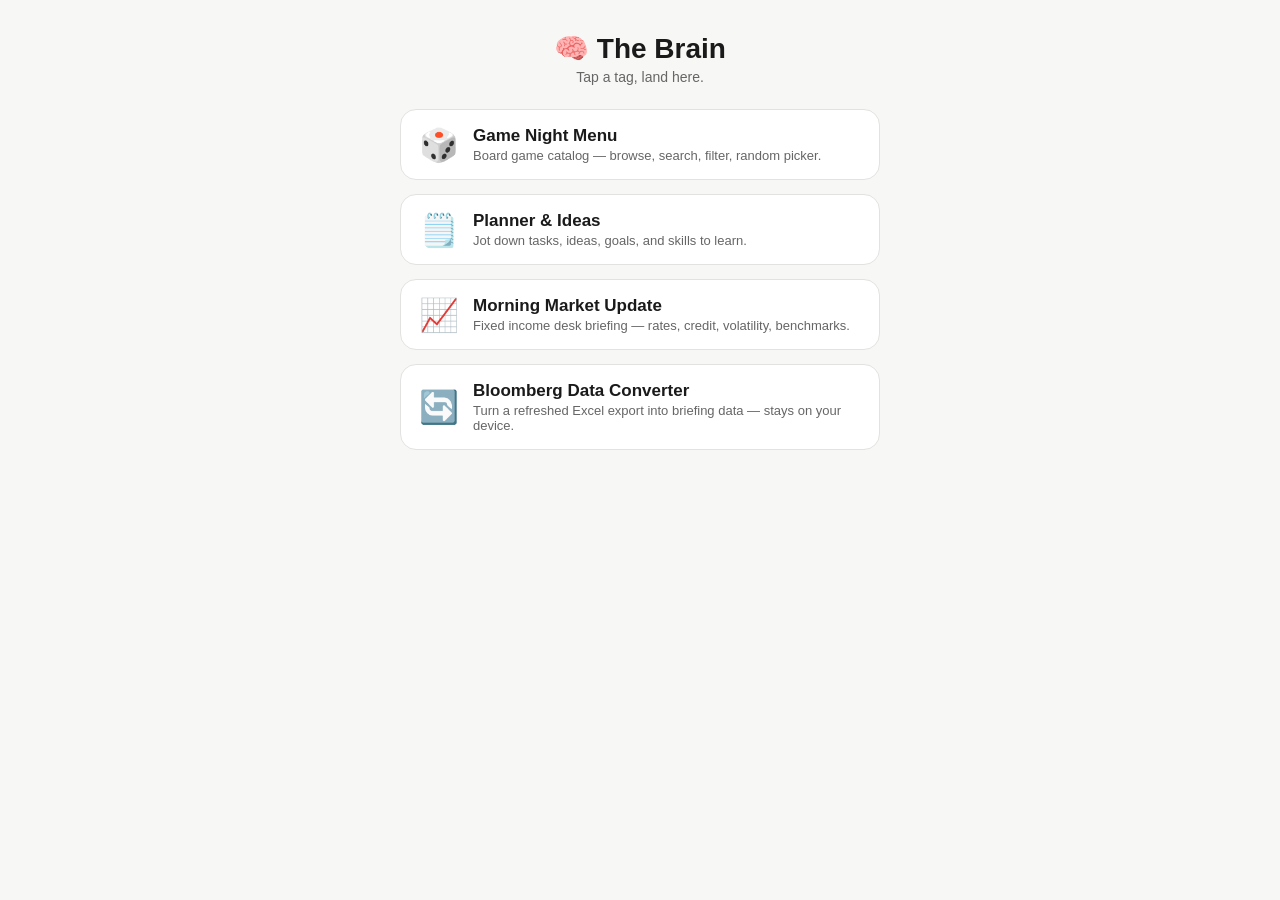
<file: index.html>
<!DOCTYPE html>
<html lang="en">
<head>
<meta charset="UTF-8">
<meta name="viewport" content="width=device-width, initial-scale=1.0">
<title>The Brain</title>
<link rel="stylesheet" href="style.css">
</head>
<body>
  <header>
    <h1>🧠 The Brain</h1>
    <p class="tagline">Tap a tag, land here.</p>
  </header>
  <main id="app">
    <p class="loading">Loading…</p>
  </main>
  <script src="app.js"></script>
</body>
</html>
</file>
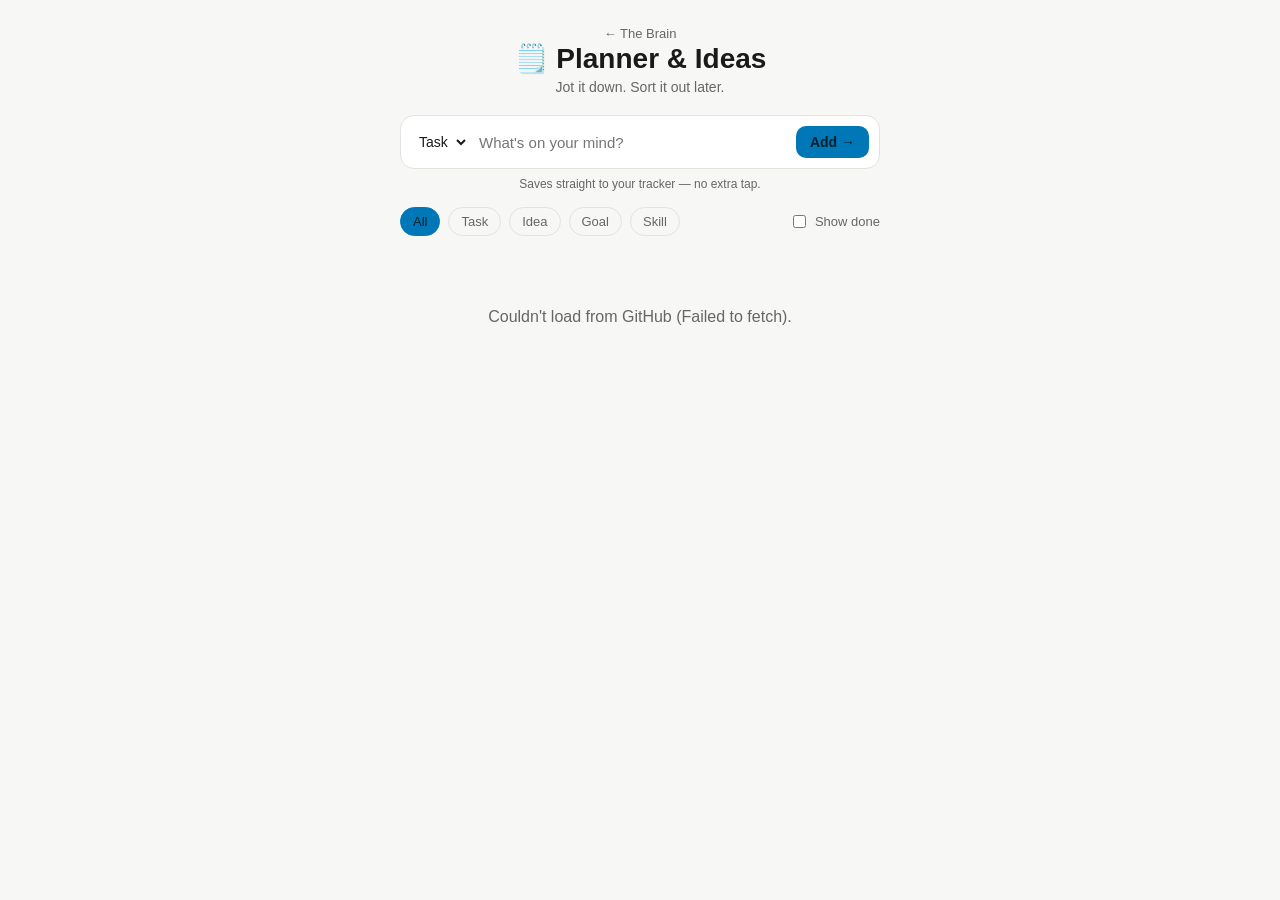
<file: planner/index.html>
<!DOCTYPE html>
<html lang="en">
<head>
<meta charset="UTF-8">
<meta name="viewport" content="width=device-width, initial-scale=1.0">
<title>Planner &amp; Ideas — The Brain</title>
<link rel="stylesheet" href="../style.css">
<link rel="stylesheet" href="style.css">
</head>
<body>
  <header>
    <a class="back" href="../">&larr; The Brain</a>
    <h1>🗒️ Planner &amp; Ideas</h1>
    <p class="tagline">Jot it down. Sort it out later.</p>
  </header>
  <main>
    <form id="captureForm" class="capture">
      <select id="category">
        <option value="Task">Task</option>
        <option value="Idea">Idea</option>
        <option value="Goal">Goal</option>
        <option value="Skill">Skill</option>
      </select>
      <input id="captureText" type="text" placeholder="What's on your mind?" autocomplete="off" required>
      <button type="submit" id="captureBtn">Add →</button>
    </form>
    <p class="capture-note" id="captureStatus">Saves straight to your tracker — no extra tap.</p>

    <div class="filters" id="filters">
      <span class="chip active" data-filter="all">All</span>
      <span class="chip" data-filter="Task">Task</span>
      <span class="chip" data-filter="Idea">Idea</span>
      <span class="chip" data-filter="Goal">Goal</span>
      <span class="chip" data-filter="Skill">Skill</span>
      <label class="show-done"><input type="checkbox" id="showDone"> Show done</label>
    </div>

    <div id="list"><p class="loading">Loading…</p></div>
  </main>
  <script src="app.js"></script>
</body>
</html>
</file>
<file: style.css>
:root{
  --bg:#0f1115; --panel:#1a1d24; --ink:#f2f2f2; --ink-soft:#9aa0ab;
  --accent:#6bd0ff; --border:#2a2e37;
}
@media (prefers-color-scheme: light){
  :root{ --bg:#f7f7f5; --panel:#ffffff; --ink:#1a1a1a; --ink-soft:#666; --accent:#0077b6; --border:#e2e2e0; }
}
*{box-sizing:border-box}
html,body{margin:0;padding:0;background:var(--bg);color:var(--ink);font-family:-apple-system,BlinkMacSystemFont,"Segoe UI",sans-serif}
body{min-height:100vh;display:flex;flex-direction:column}
header{padding:32px 20px 12px;text-align:center}
header h1{margin:0 0 4px;font-size:28px}
.tagline{margin:0;color:var(--ink-soft);font-size:14px}
main{flex:1;max-width:520px;margin:0 auto;width:100%;padding:12px 20px 40px;display:flex;flex-direction:column;gap:14px}
.loading{text-align:center;color:var(--ink-soft)}
.card{display:flex;align-items:center;gap:14px;background:var(--panel);border:1px solid var(--border);border-radius:16px;padding:16px 18px;text-decoration:none;color:var(--ink);transition:transform .1s}
.card:active{transform:scale(.98)}
.card .emoji{font-size:32px;line-height:1}
.card .text h2{margin:0 0 2px;font-size:17px}
.card .text p{margin:0;font-size:13px;color:var(--ink-soft)}
.empty,.error{text-align:center;color:var(--ink-soft);padding:40px 0}
</file>
<file: planner/style.css>
header{padding:24px 20px 8px}
.back{color:var(--ink-soft);text-decoration:none;font-size:13px}
main{gap:16px}

.capture{display:flex;gap:8px;background:var(--panel);border:1px solid var(--border);border-radius:14px;padding:10px}
.capture select{background:transparent;color:var(--ink);border:none;font-size:14px;padding:4px}
.capture input{flex:1;background:transparent;border:none;color:var(--ink);font-size:15px;outline:none;min-width:0}
.capture button{background:var(--accent);color:#06202b;border:none;border-radius:10px;padding:8px 14px;font-size:14px;font-weight:600;cursor:pointer;white-space:nowrap}
.capture-note{margin:-8px 0 0;font-size:12px;color:var(--ink-soft);text-align:center}
.capture-note.error{color:#d9756a}
#captureBtn:disabled{opacity:.6;cursor:default}

.filters{display:flex;flex-wrap:wrap;gap:8px;align-items:center}
.chip{font-size:13px;padding:6px 12px;border-radius:999px;border:1px solid var(--border);cursor:pointer;user-select:none;color:var(--ink-soft)}
.chip.active{background:var(--accent);color:#06202b;border-color:var(--accent)}
.show-done{margin-left:auto;font-size:13px;color:var(--ink-soft);display:flex;align-items:center;gap:6px}

.item{display:flex;align-items:flex-start;gap:10px;background:var(--panel);border:1px solid var(--border);border-radius:14px;padding:14px 16px;text-decoration:none;color:var(--ink)}
.item .dot{width:9px;height:9px;border-radius:50%;margin-top:6px;flex-shrink:0;background:var(--accent)}
.item.done .dot{background:var(--ink-soft)}
.item.done .title{text-decoration:line-through;color:var(--ink-soft)}
.item .body{flex:1;min-width:0}
.item .cat{display:inline-block;font-size:11px;letter-spacing:.3px;text-transform:uppercase;color:var(--ink-soft);margin-bottom:2px}
.item .title{font-size:15px;line-height:1.35;word-break:break-word}
.item .date{font-size:12px;color:var(--ink-soft);margin-top:4px}
</file>
